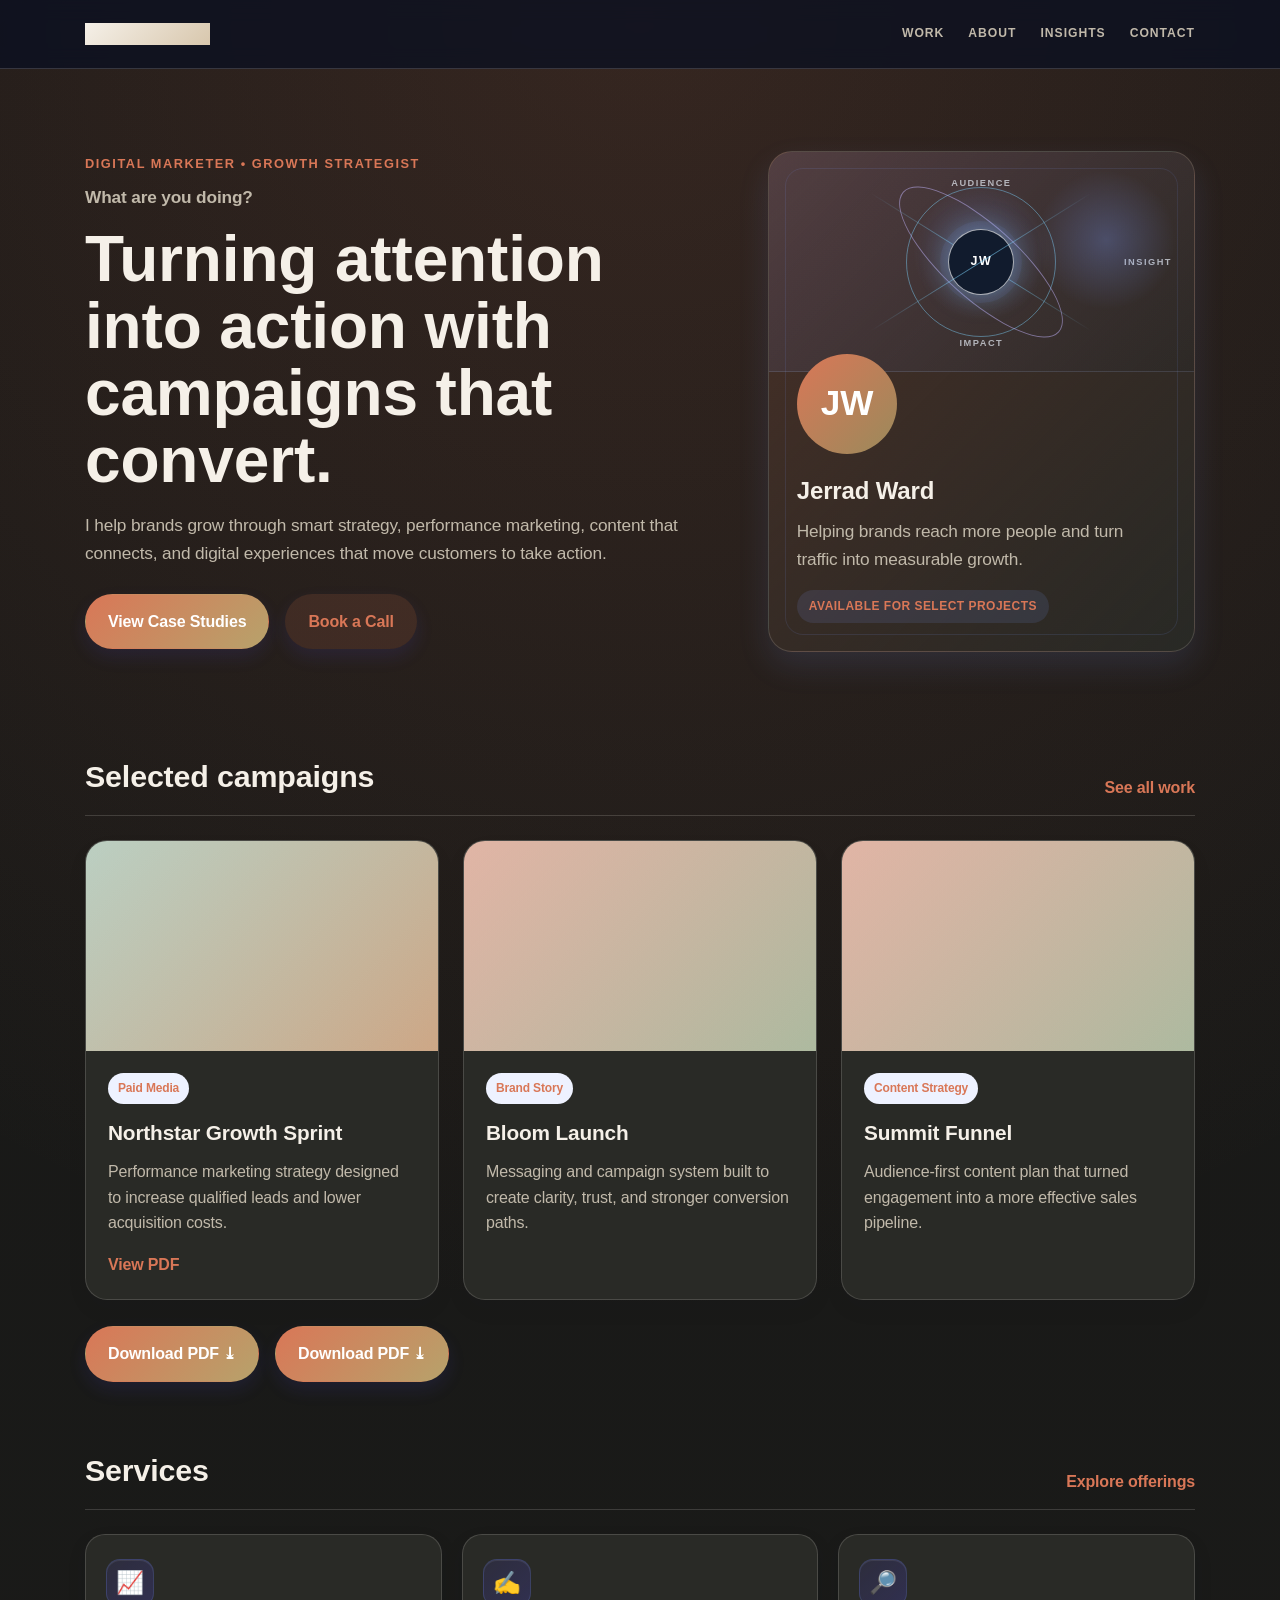
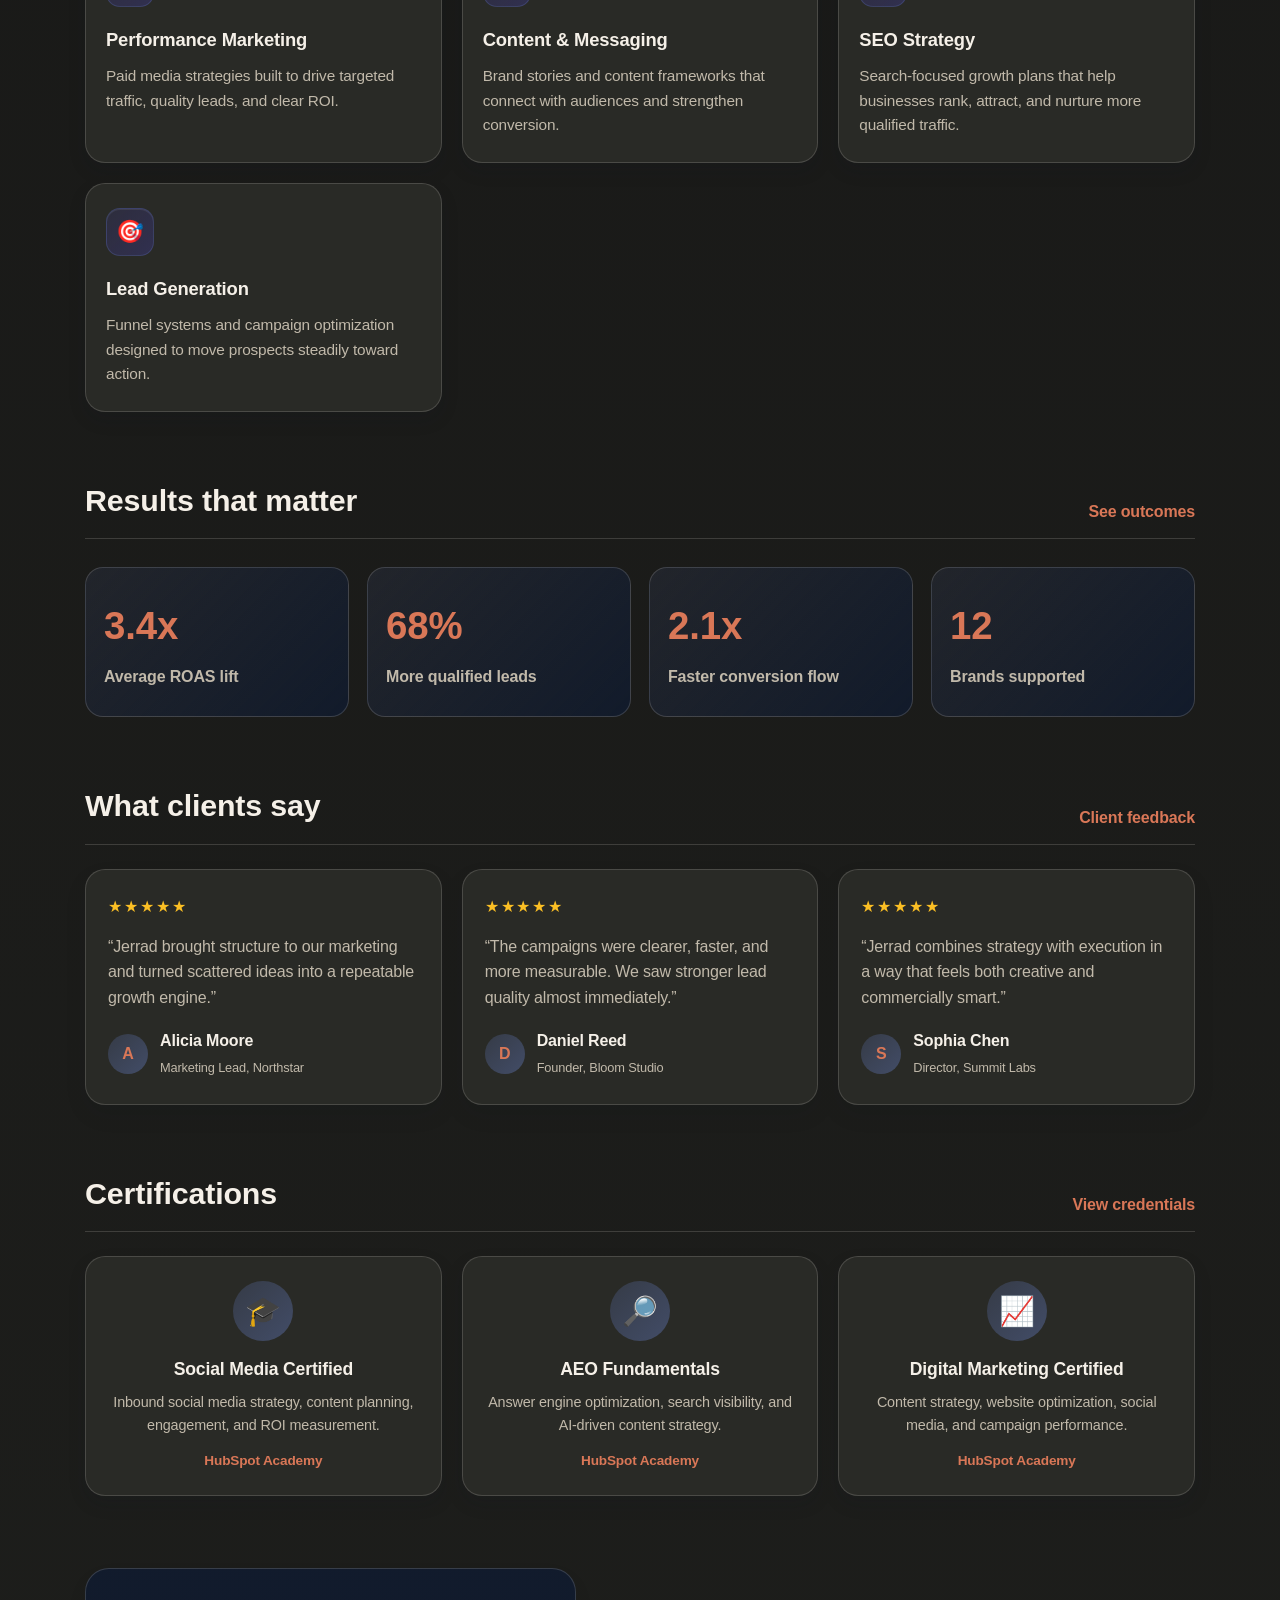
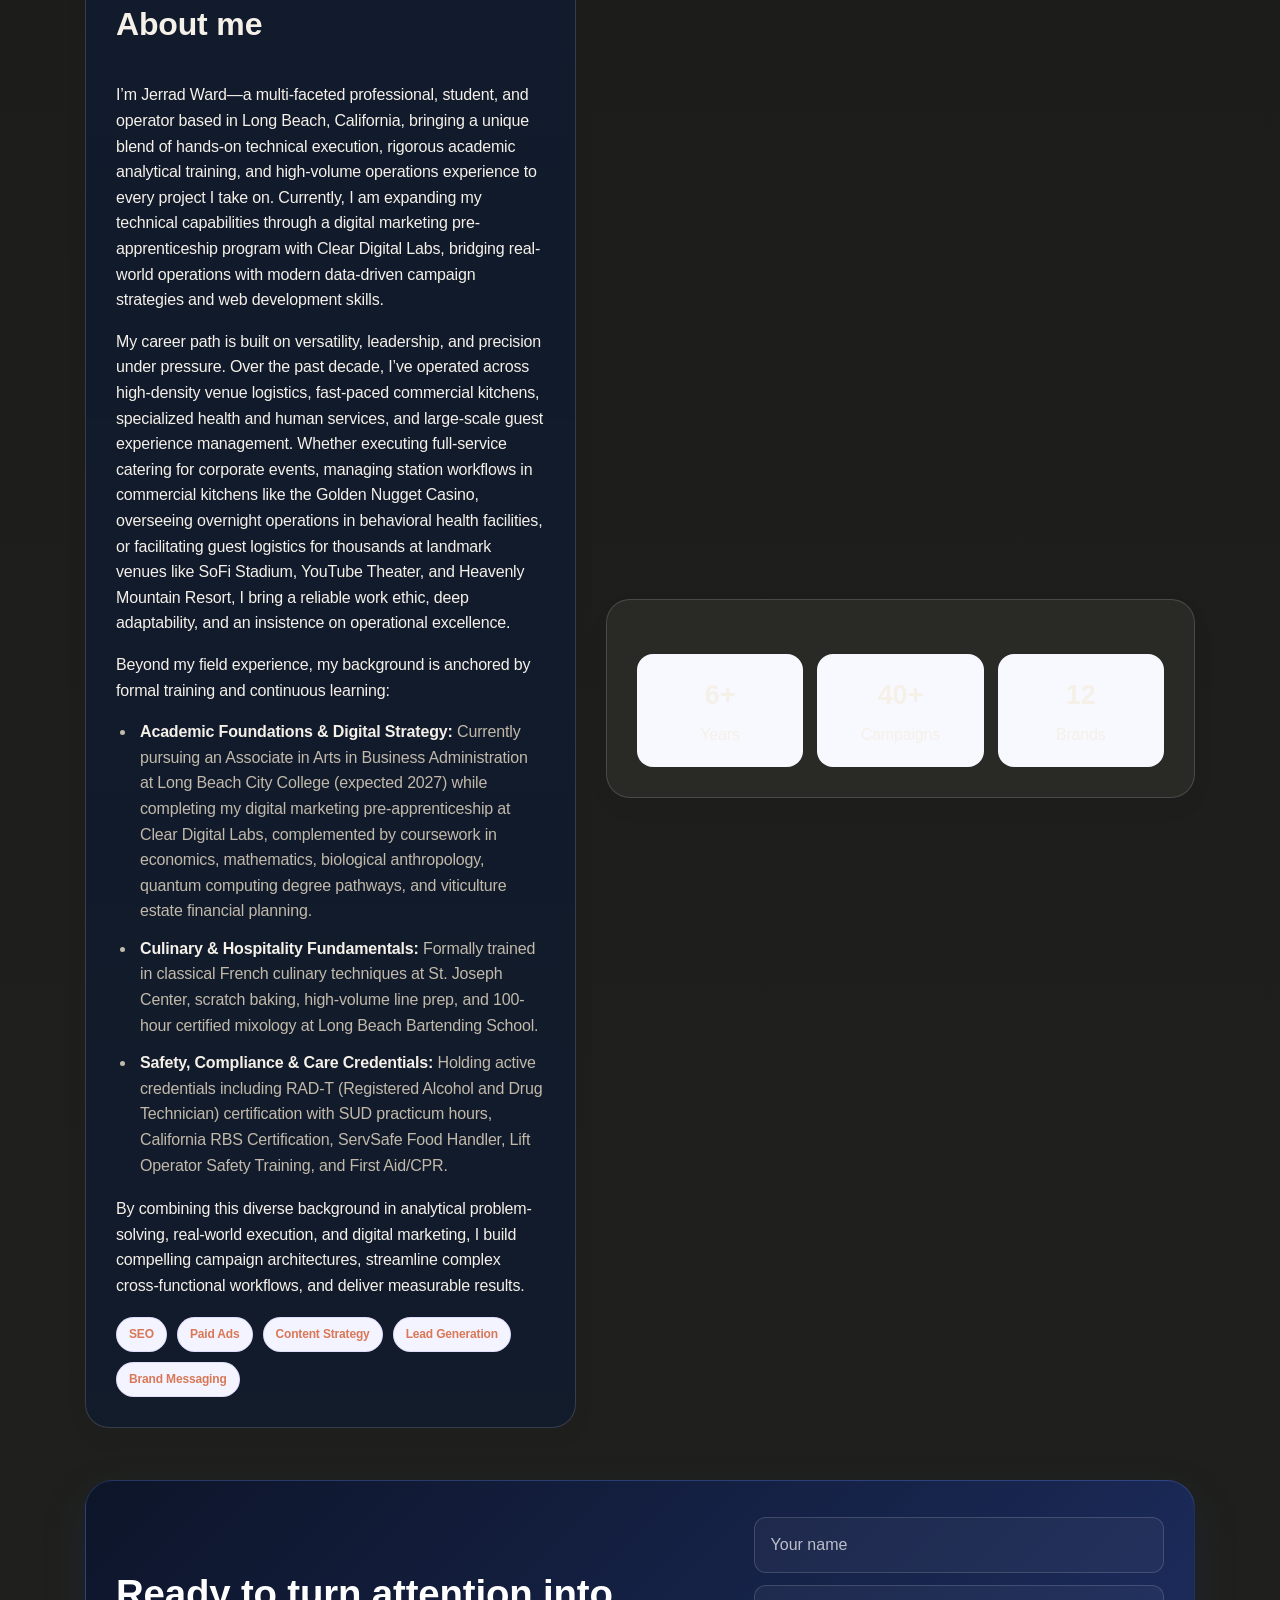
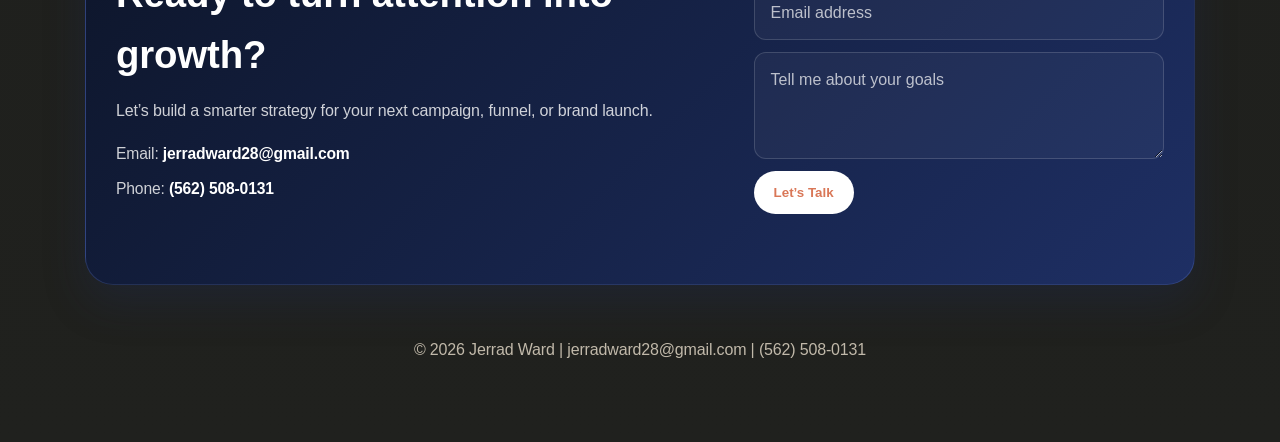
<file: index.html>
<!DOCTYPE html>
<html lang="en">
  <head>
    <meta charset="UTF-8" />
    <meta name="viewport" content="width=device-width, initial-scale=1.0" />
    <title>Jerrad Ward | Digital Marketing &amp; Analytics Portfolio</title>
    <meta name="title" content="Jerrad Ward | Digital Marketing &amp; Analytics Portfolio" />
    <meta name="description" content="Data-driven marketing strategies, campaign audits, and analytics case studies by Jerrad Ward. Featuring work on Away Luggage and Pour &amp; Parcel." />
    <meta property="og:type" content="website" />
    <meta property="og:url" content="https://jerradward.me/" />
    <meta property="og:title" content="Jerrad Ward | Digital Marketing &amp; Analytics Portfolio" />
    <meta property="og:description" content="Data-driven marketing strategies, campaign audits, and analytics case studies by Jerrad Ward. View my portfolio and case studies." />
    <meta property="og:image" content="https://jerradward.me/assets/og-preview.png" />
    <meta property="og:image:width" content="1200" />
    <meta property="og:image:height" content="630" />
    <meta name="twitter:card" content="summary_large_image" />
    <meta name="twitter:url" content="https://jerradward.me/" />
    <meta name="twitter:title" content="Jerrad Ward | Digital Marketing &amp; Analytics Portfolio" />
    <meta name="twitter:description" content="Data-driven marketing strategies, campaign audits, and analytics case studies by Jerrad Ward." />
    <meta name="twitter:image" content="https://jerradward.me/assets/og-preview.png" />
    <link rel="stylesheet" href="style.css" />
    <!-- Google tag (gtag.js) -->
    <script async src="https://www.googletagmanager.com/gtag/js?id=G-D3DZ5RHB3R"></script>
    <script>
      window.dataLayer = window.dataLayer || [];
      function gtag(){dataLayer.push(arguments);}
      gtag('js', new Date());
      gtag('config', 'G-D3DZ5RHB3R');
    </script>
    <style>
      :root {
        --bg: #0b1020;
        --bg-soft: #121a2d;
        --card: #111b2d;
        --card-soft: #16233d;
        --text: #eaf1ff;
        --muted: #a8b4cf;
        --primary: #7c9cff;
        --primary-dark: #6787fa;
        --secondary: rgba(124, 156, 255, 0.12);
        --border: rgba(148, 163, 184, 0.18);
        --glow: rgba(124, 156, 255, 0.35);
      }

      * {
        box-sizing: border-box;
      }

      html {
        scroll-behavior: smooth;
      }

      body {
        margin: 0;
        font-family: Arial, sans-serif;
        background:
          radial-gradient(circle at top, rgba(124, 156, 255, 0.18), transparent 25%),
          linear-gradient(180deg, #0b1020 0%, #0d1427 100%);
        color: var(--text);
        line-height: 1.6;
        letter-spacing: -0.01em;
      }

      a {
        text-decoration: none;
        color: inherit;
      }

      .skip-link {
        position: absolute;
        left: 16px;
        top: -48px;
        z-index: 10;
        padding: 10px 14px;
        border-radius: 8px;
        background: white;
        color: var(--bg);
        font-weight: 700;
      }

      .skip-link:focus {
        top: 16px;
      }

      .container {
        max-width: 1150px;
        margin: 0 auto;
        padding: 0 20px;
      }

      header {
        background: rgba(11, 16, 32, 0.78);
        border-bottom: 1px solid var(--border);
        position: sticky;
        top: 0;
        backdrop-filter: blur(10px);
      }

      nav {
        max-width: 1150px;
        margin: 0 auto;
        padding: 18px 20px;
        display: flex;
        justify-content: space-between;
        align-items: center;
      }

      .brand {
        font-size: 1.25rem;
        font-weight: 700;
      }

      .brand span {
        letter-spacing: 0.04em;
        background: linear-gradient(135deg, #ffffff, #c7d2fe);
        -webkit-background-clip: text;
        background-clip: text;
        color: transparent;
      }

      .nav-links {
        display: flex;
        gap: 24px;
        color: var(--muted);
      }

      .nav-links a {
        transition: color 0.2s ease, transform 0.2s ease;
        font-weight: 600;
        letter-spacing: 0.08em;
        text-transform: uppercase;
        font-size: 0.76rem;
      }

      .nav-links a:hover {
        transform: translateY(-1px);
      }

      .nav-links a:hover {
        color: var(--text);
      }

      .hero {
        display: grid;
        grid-template-columns: 1.2fr 0.8fr;
        gap: 42px;
        padding: 82px 0 48px;
        align-items: center;
      }

      .hero-copy {
        max-width: 760px;
      }

      .eyebrow {
        color: var(--primary);
        font-size: 0.8rem;
        font-weight: 700;
        letter-spacing: 0.12em;
        text-transform: uppercase;
      }

      .mini-question {
        margin: 10px 0 0;
        color: var(--text);
        font-size: 1.1rem;
        font-weight: 700;
      }

      h1 {
        font-size: clamp(2.8rem, 5vw, 4.2rem);
        line-height: 1.05;
        margin: 14px 0 18px;
      }

      .hero p {
        color: var(--muted);
        font-size: 1.08rem;
        max-width: 600px;
      }

      .button-row {
        display: flex;
        gap: 16px;
        flex-wrap: wrap;
        margin-top: 26px;
      }

      .btn {
        display: inline-block;
        padding: 14px 22px;
        border-radius: 999px;
        font-weight: 700;
        text-align: center;
        border: 1px solid transparent;
        transition: transform 0.2s ease, box-shadow 0.2s ease, background 0.2s ease, border-color 0.2s ease;
        box-shadow: 0 8px 18px rgba(79, 70, 229, 0.12);
      }

      .btn:hover {
        transform: translateY(-2px);
      }

      .btn-primary {
        background: linear-gradient(135deg, var(--primary), #9d7bff);
        color: white;
      }

      .btn-primary:hover {
        background: linear-gradient(135deg, var(--primary-dark), #8b6bf2);
      }

      .btn-secondary {
        background: var(--secondary);
        color: var(--primary);
      }

      .profile-card {
        background: linear-gradient(135deg, rgba(124, 156, 255, 0.14), rgba(17, 27, 45, 0.95));
        border: 1px solid var(--border);
        border-radius: 24px;
        padding: 28px;
        box-shadow: 0 14px 32px rgba(124, 156, 255, 0.12);
        position: relative;
      }

      .profile-card::before {
        content: "";
        position: absolute;
        inset: 16px;
        border-radius: 18px;
        border: 1px solid rgba(124, 156, 255, 0.12);
        pointer-events: none;
      }

      .profile-card::after {
        content: "";
        position: absolute;
        width: 140px;
        height: 140px;
        border-radius: 50%;
        background: radial-gradient(circle, rgba(124, 156, 255, 0.28), transparent 70%);
        right: 18px;
        top: 18px;
        pointer-events: none;
      }

      .profile-meta {
        display: inline-block;
        margin-top: 16px;
        padding: 7px 12px;
        background: rgba(124, 156, 255, 0.12);
        color: var(--primary);
        border-radius: 999px;
        font-size: 0.75rem;
        font-weight: 700;
        letter-spacing: 0.04em;
        text-transform: uppercase;
      }

      .avatar {
        width: 100px;
        height: 100px;
        border-radius: 50%;
        background: linear-gradient(135deg, var(--primary), #7c3aed);
        display: flex;
        align-items: center;
        justify-content: center;
        color: white;
        font-weight: 700;
        font-size: 2.2rem;
        margin-bottom: 18px;
      }

      .profile-card h2 {
        margin: 0 0 8px;
      }

      .profile-card p {
        margin: 0;
        color: var(--muted);
      }

      .section {
        padding: 52px 0 12px;
        scroll-margin-top: 96px;
      }

      .section-head {
        display: flex;
        justify-content: space-between;
        align-items: end;
        gap: 20px;
        margin-bottom: 24px;
        padding-bottom: 14px;
        border-bottom: 1px solid var(--border);
      }

      .section-head h3 {
        font-size: 1.9rem;
        margin: 0;
      }

      .section-head a {
        color: var(--primary);
        font-weight: 600;
      }

      .section-head a:hover {
        text-decoration: underline;
      }

      .projects {
        display: grid;
        grid-template-columns: repeat(3, minmax(0, 1fr));
        gap: 24px;
      }

      .project {
        background: var(--card);
        border: 1px solid var(--border);
        border-radius: 22px;
        overflow: hidden;
        box-shadow: 0 10px 24px rgba(15, 23, 42, 0.04);
        transition: transform 0.2s ease, box-shadow 0.2s ease, border-color 0.2s ease;
      }

      .project:hover {
        border-color: rgba(124, 156, 255, 0.28);
      }

      .project:hover {
        transform: translateY(-4px);
        box-shadow: 0 16px 28px rgba(15, 23, 42, 0.08);
      }

      .project-image {
        height: 210px;
        background: linear-gradient(135deg, #dbeafe, #e9d5ff);
        position: relative;
        overflow: hidden;
      }

      .project-image::after {
        content: "";
        position: absolute;
        inset: 0;
        background: linear-gradient(135deg, rgba(255,255,255,0.22), rgba(15,23,42,0.06));
      }

      .project-content {
        padding: 22px;
      }

      .project-link {
        display: inline-block;
        margin-top: 16px;
        color: var(--primary);
        font-weight: 700;
      }

      .project-link:hover {
        text-decoration: underline;
      }

      .tag {
        display: inline-block;
        background: #eef2ff;
        color: var(--primary);
        border-radius: 999px;
        font-size: 0.75rem;
        font-weight: 700;
        padding: 6px 10px;
        margin-bottom: 12px;
      }

      .project h4 {
        margin: 0 0 10px;
        font-size: 1.3rem;
      }

      .project p {
        margin: 0;
        color: var(--muted);
      }

      .about {
        display: grid;
        grid-template-columns: 1fr 1.2fr;
        gap: 30px;
        align-items: center;
        padding: 60px 0 20px;
      }

      .about-panel {
        background: var(--card);
        border: 1px solid var(--border);
        border-radius: 24px;
        padding: 30px;
        box-shadow: 0 10px 24px rgba(15, 23, 42, 0.04);
      }

      .about-panel:first-child {
        background: linear-gradient(180deg, rgba(17, 27, 45, 0.96), rgba(17, 27, 45, 0.88));
      }

      .about-panel h3 {
        margin-top: 0;
        font-size: 2rem;
      }

      .about-panel p {
        margin: 0 0 16px;
      }

      .about-panel p:last-of-type {
        margin-bottom: 0;
      }

      .about-list {
        margin: 0 0 18px;
        padding-left: 20px;
        color: var(--muted);
      }

      .about-list li {
        margin-bottom: 12px;
        padding-left: 4px;
      }

      .about-list li:last-child {
        margin-bottom: 0;
      }

      .about-list strong {
        color: var(--text);
      }

      .expertise-list {
        display: flex;
        flex-wrap: wrap;
        gap: 10px;
        margin-top: 18px;
      }

      .expertise-list span {
        background: #f3f4ff;
        border: 1px solid rgba(79, 70, 229, 0.12);
        color: var(--primary);
        border-radius: 999px;
        padding: 7px 12px;
        font-size: 0.75rem;
        font-weight: 700;
      }

      .stats {
        display: grid;
        grid-template-columns: repeat(3, minmax(0, 1fr));
        gap: 14px;
        margin-top: 24px;
      }

      .stat {
        background: #f8f9ff;
        border: 1px solid var(--border);
        border-radius: 16px;
        padding: 18px 14px;
        text-align: center;
      }

      .stat strong {
        display: block;
        font-size: 1.7rem;
        margin-bottom: 6px;
      }

      .services {
        display: grid;
        grid-template-columns: repeat(3, minmax(0, 1fr));
        gap: 20px;
        margin: 18px 0 0;
      }

      .service-card {
        background: var(--card);
        border: 1px solid var(--border);
        border-radius: 20px;
        padding: 24px 20px;
        box-shadow: 0 8px 18px rgba(15, 23, 42, 0.12);
        transition: transform 0.2s ease, border-color 0.2s ease;
        display: flex;
        flex-direction: column;
        height: 100%;
      }

      .service-card:hover {
        transform: translateY(-3px);
        border-color: rgba(124, 156, 255, 0.3);
      }

      .service-icon {
        width: 48px;
        height: 48px;
        border-radius: 14px;
        background: linear-gradient(135deg, rgba(79,70,229,0.12), rgba(79,70,229,0.22));
        border: 1px solid rgba(124, 156, 255, 0.18);
        display: grid;
        place-items: center;
        font-size: 1.4rem;
        margin-bottom: 18px;
        box-shadow: inset 0 1px 0 rgba(255,255,255,0.08);
      }

      .service-card h4 {
        margin: 0 0 10px;
        font-size: 1.15rem;
      }

      .service-card p {
        margin: 0;
        color: var(--muted);
        font-size: 0.96rem;
      }

      .results {
        display: grid;
        grid-template-columns: repeat(4, minmax(0, 1fr));
        gap: 18px;
        margin: 28px 0 0;
      }

      .result-card {
        background: linear-gradient(135deg, rgba(124,156,255,0.08), rgba(17,27,45,0.9));
        border: 1px solid var(--border);
        border-radius: 18px;
        padding: 24px 18px;
        min-height: 150px;
        display: flex;
        flex-direction: column;
        justify-content: center;
      }

      .result-card strong {
        display: block;
        font-size: clamp(2rem, 3vw, 2.5rem);
        color: var(--primary);
        margin-bottom: 8px;
      }

      .result-card span {
        color: var(--muted);
        font-weight: 600;
      }

      .testimonials {
        display: grid;
        grid-template-columns: repeat(3, minmax(0, 1fr));
        gap: 20px;
        margin-top: 18px;
      }

      .testimonial {
        background: var(--card);
        border: 1px solid var(--border);
        border-radius: 20px;
        padding: 24px 22px;
        box-shadow: 0 10px 22px rgba(15, 23, 42, 0.08);
      }

      .stars {
        color: #fbbf24;
        letter-spacing: 0.12em;
        margin-bottom: 14px;
      }

      .testimonial p {
        color: var(--muted);
        margin: 0 0 18px;
      }

      .person {
        display: flex;
        align-items: center;
        gap: 12px;
      }

      .person-badge {
        width: 40px;
        height: 40px;
        border-radius: 50%;
        display: grid;
        place-items: center;
        background: linear-gradient(135deg, rgba(124, 156, 255, 0.15), rgba(124, 156, 255, 0.3));
        color: var(--primary);
        font-weight: 700;
      }

      .person strong {
        display: block;
      }

      .person span {
        color: var(--muted);
        font-size: 0.8rem;
      }

      .cta {
        margin-top: 32px;
        background: linear-gradient(135deg, #0d1529, #1e2f64);
        border-radius: 28px;
        padding: 36px 30px;
        display: grid;
        grid-template-columns: 1.2fr 0.8fr;
        gap: 22px;
        align-items: center;
        color: white;
        border: 1px solid rgba(124, 156, 255, 0.2);
        box-shadow: 0 18px 42px rgba(30, 47, 100, 0.25);
      }

      .cta h3 {
        margin: 0 0 12px;
        font-size: clamp(2rem, 3vw, 2.6rem);
      }

      .cta p {
        margin: 0;
        color: rgba(255,255,255,0.8);
      }

      .cta-form {
        display: grid;
        gap: 12px;
      }

      .form-status {
        min-height: 1.5em;
        margin: 0;
        color: rgba(255, 255, 255, 0.8);
        font-size: 0.9rem;
      }

      .cta-form input,
      .cta-form textarea {
        width: 100%;
        border: 1px solid rgba(255,255,255,0.15);
        border-radius: 12px;
        background: rgba(255,255,255,0.04);
        color: white;
        padding: 14px 16px;
        font: inherit;
      }

      .cta-form input::placeholder,
      .cta-form textarea::placeholder {
        color: rgba(255,255,255,0.7);
      }

      .cta-form button {
        width: fit-content;
        border: none;
        border-radius: 999px;
        padding: 14px 20px;
        font-weight: 700;
        background: white;
        color: var(--primary);
        cursor: pointer;
        transition: transform 0.2s ease, box-shadow 0.2s ease;
      }

      .cta-form button:hover {
        transform: translateY(-1px);
        box-shadow: 0 10px 22px rgba(255,255,255,0.18);
      }

      .contact-details {
        display: grid;
        gap: 10px;
        margin-top: 18px;
      }

      .contact-item {
        color: rgba(255,255,255,0.8);
        font-size: 0.98rem;
      }

      .contact-item a {
        color: white;
        font-weight: 600;
      }

      .certifications {
        display: grid;
        grid-template-columns: repeat(3, minmax(0, 1fr));
        gap: 20px;
        margin-top: 18px;
      }

      .cert-card {
        background: var(--card);
        border: 1px solid var(--border);
        border-radius: 20px;
        padding: 24px 20px;
        box-shadow: 0 8px 18px rgba(15, 23, 42, 0.12);
        text-align: center;
        transition: transform 0.2s ease, border-color 0.2s ease;
      }

      .cert-card:hover {
        transform: translateY(-3px);
        border-color: rgba(124, 156, 255, 0.3);
      }

      .cert-badge {
        width: 60px;
        height: 60px;
        border-radius: 50%;
        background: linear-gradient(135deg, rgba(124, 156, 255, 0.15), rgba(124, 156, 255, 0.3));
        display: grid;
        place-items: center;
        margin: 0 auto 14px;
        font-size: 1.8rem;
      }

      .cert-card h4 {
        margin: 0 0 8px;
        font-size: 1.1rem;
      }

      .cert-card p {
        margin: 0;
        color: var(--muted);
        font-size: 0.9rem;
      }

      .cert-issuer {
        margin-top: 12px;
        color: var(--primary);
        font-size: 0.85rem;
        font-weight: 700;
      }

      footer {
        text-align: center;
        padding: 52px 20px 80px;
        color: var(--muted);
      }

      @media (max-width: 900px) {
        .hero,
        .about,
        .projects,
        .results,
        .testimonials,
        .cta {
          grid-template-columns: 1fr;
        }

        .services {
          grid-template-columns: repeat(2, minmax(0, 1fr));
        }
      }

      @media (max-width: 600px) {
        .nav-links {
          gap: 12px;
          flex-wrap: wrap;
          justify-content: center;
        }

        nav {
          flex-direction: column;
        }

        .section-head {
          flex-direction: column;
          align-items: flex-start;
        }

        .stats {
          grid-template-columns: 1fr;
        }

        .hero {
          padding-top: 56px;
        }
      }

      /* Warm editorial palette */
      :root {
        --bg: #171716;
        --bg-soft: #242522;
        --card: #292a26;
        --card-soft: #34352f;
        --text: #f5f0e8;
        --muted: #c1b9aa;
        --primary: #d97757;
        --primary-dark: #bd6045;
        --secondary: rgba(217, 119, 87, 0.14);
        --border: rgba(245, 240, 232, 0.16);
        --glow: rgba(217, 119, 87, 0.3);
      }

      body {
        background:
          radial-gradient(circle at top, rgba(217, 119, 87, 0.16), transparent 25%),
          linear-gradient(180deg, #171716 0%, #20211e 100%);
      }

      .brand span {
        background: linear-gradient(135deg, #f5f0e8, #d8c7ad);
      }

      .btn-primary {
        background: linear-gradient(135deg, var(--primary), #b7a26b);
      }

      .btn-primary:hover {
        background: linear-gradient(135deg, var(--primary-dark), #9f8b59);
      }

      .profile-card {
        background: linear-gradient(135deg, rgba(217, 119, 87, 0.16), rgba(41, 42, 38, 0.95));
      }

      .avatar {
        background: linear-gradient(135deg, var(--primary), #9a8a5b);
      }

      .project-image {
        background: linear-gradient(135deg, #a8c1b0, #d9b08c) !important;
      }

      .project-image[style] {
        background: linear-gradient(135deg, #d8a08c, #b7c4a7) !important;
      }

      .section-head a:hover,
      .nav-links a:hover,
      .project-link:hover {
        color: #e4b08c;
      }
    </style>
  </head>
  <body>
    <a class="skip-link" href="#main-content">Skip to content</a>
    <header>
      <nav aria-label="Primary navigation">
        <div class="brand"><span>Jerrad Ward</span></div>
        <div class="nav-links">
          <a href="#work">Work</a>
          <a href="#about">About</a>
          <a href="#insights">Insights</a>
          <a href="#contact">Contact</a>
        </div>
      </nav>
    </header>

    <main class="container" id="main-content">
      <section class="hero">
        <div class="hero-copy">
          <div class="eyebrow">Digital Marketer • Growth Strategist</div>
          <p class="mini-question">What are you doing?</p>
          <h1>Turning attention into action with campaigns that convert.</h1>
          <p>
            I help brands grow through smart strategy, performance marketing, content that connects,
            and digital experiences that move customers to take action.
          </p>
          <div class="button-row">
            <a class="btn btn-primary" href="#work">View Case Studies</a>
            <a class="btn btn-secondary" href="#contact">Book a Call</a>
          </div>
        </div>

        <div class="profile-card">
          <div class="profile-art" aria-hidden="true">
            <div class="art-orbit art-orbit-one"></div>
            <div class="art-orbit art-orbit-two"></div>
            <div class="art-core">JW</div>
            <span class="art-label art-label-top">AUDIENCE</span>
            <span class="art-label art-label-right">INSIGHT</span>
            <span class="art-label art-label-bottom">IMPACT</span>
          </div>
          <div class="avatar">JW</div>
          <h2>Jerrad Ward</h2>
          <p>Helping brands reach more people and turn traffic into measurable growth.</p>
          <span class="profile-meta">Available for select projects</span>
        </div>
      </section>

      <section class="section" id="work">
        <div class="section-head">
          <h3>Selected campaigns</h3>
          <a href="assets/digital-marketing-eportfolio.pdf" target="_blank" rel="noopener noreferrer">See all work</a>
        </div>

        <div class="projects">
          <article class="project">
            <div class="project-image"></div>
            <div class="project-content">
              <span class="tag">Paid Media</span>
              <h4>Northstar Growth Sprint</h4>
              <p>Performance marketing strategy designed to increase qualified leads and lower acquisition costs.</p>
              <a class="project-link" href="assets/digital-marketing-eportfolio.pdf" target="_blank" rel="noopener noreferrer">View PDF</a>
            </div>
          </article>

          <article class="project">
            <div class="project-image" style="background: linear-gradient(135deg, #fee2e2, #fecaca);"></div>
            <div class="project-content">
              <span class="tag">Brand Story</span>
              <h4>Bloom Launch</h4>
              <p>Messaging and campaign system built to create clarity, trust, and stronger conversion paths.</p>
            </div>
          </article>

          <article class="project">
            <div class="project-image" style="background: linear-gradient(135deg, #dcfce7, #bbf7d0);"></div>
            <div class="project-content">
              <span class="tag">Content Strategy</span>
              <h4>Summit Funnel</h4>
              <p>Audience-first content plan that turned engagement into a more effective sales pipeline.</p>
            </div>
          </article>
        </div>

        <div class="button-row">
          <a href="assets/Away_Luggage_Campaign_Audit.pdf"
             download
             data-pdf-name="Away Luggage Campaign Audit"
             class="btn btn-primary pdf-download-btn">
            Download PDF &#x2913;
          </a>
          <a href="assets/Pour_and_Parcel_Brand_Roadmap.pdf"
             download
             data-pdf-name="Pour &amp; Parcel Brand Roadmap"
             class="btn btn-primary pdf-download-btn">
            Download PDF &#x2913;
          </a>
        </div>
      </section>

      <section class="section" id="services">
        <div class="section-head">
          <h3>Services</h3>
          <a href="#contact">Explore offerings</a>
        </div>

        <div class="services">
          <div class="service-card">
            <div class="service-icon">📈</div>
            <h4>Performance Marketing</h4>
            <p>Paid media strategies built to drive targeted traffic, quality leads, and clear ROI.</p>
          </div>

          <div class="service-card">
            <div class="service-icon">✍️</div>
            <h4>Content & Messaging</h4>
            <p>Brand stories and content frameworks that connect with audiences and strengthen conversion.</p>
          </div>

          <div class="service-card">
            <div class="service-icon">🔎</div>
            <h4>SEO Strategy</h4>
            <p>Search-focused growth plans that help businesses rank, attract, and nurture more qualified traffic.</p>
          </div>

          <div class="service-card">
            <div class="service-icon">🎯</div>
            <h4>Lead Generation</h4>
            <p>Funnel systems and campaign optimization designed to move prospects steadily toward action.</p>
          </div>
        </div>
      </section>

      <section class="section" id="results">
        <div class="section-head">
          <h3>Results that matter</h3>
          <a href="#results">See outcomes</a>
        </div>

        <div class="results">
          <div class="result-card">
            <strong>3.4x</strong>
            <span>Average ROAS lift</span>
          </div>
          <div class="result-card">
            <strong>68%</strong>
            <span>More qualified leads</span>
          </div>
          <div class="result-card">
            <strong>2.1x</strong>
            <span>Faster conversion flow</span>
          </div>
          <div class="result-card">
            <strong>12</strong>
            <span>Brands supported</span>
          </div>
        </div>
      </section>

      <section class="section" id="testimonials">
        <div class="section-head">
          <h3>What clients say</h3>
          <a href="#testimonials">Client feedback</a>
        </div>

        <div class="testimonials">
          <article class="testimonial">
            <div class="stars">★★★★★</div>
            <p>“Jerrad brought structure to our marketing and turned scattered ideas into a repeatable growth engine.”</p>
            <div class="person">
              <div class="person-badge">A</div>
              <div>
                <strong>Alicia Moore</strong>
                <span>Marketing Lead, Northstar</span>
              </div>
            </div>
          </article>

          <article class="testimonial">
            <div class="stars">★★★★★</div>
            <p>“The campaigns were clearer, faster, and more measurable. We saw stronger lead quality almost immediately.”</p>
            <div class="person">
              <div class="person-badge">D</div>
              <div>
                <strong>Daniel Reed</strong>
                <span>Founder, Bloom Studio</span>
              </div>
            </div>
          </article>

          <article class="testimonial">
            <div class="stars">★★★★★</div>
            <p>“Jerrad combines strategy with execution in a way that feels both creative and commercially smart.”</p>
            <div class="person">
              <div class="person-badge">S</div>
              <div>
                <strong>Sophia Chen</strong>
                <span>Director, Summit Labs</span>
              </div>
            </div>
          </article>
        </div>
      </section>

      <section class="section" id="insights">
        <div class="section-head">
          <h3>Certifications</h3>
          <a href="#insights">View credentials</a>
        </div>

        <div class="certifications">
          <div class="cert-card">
            <div class="cert-badge">🎓</div>
            <h4>Social Media Certified</h4>
            <p>Inbound social media strategy, content planning, engagement, and ROI measurement.</p>
            <div class="cert-issuer">HubSpot Academy</div>
          </div>

          <div class="cert-card">
            <div class="cert-badge">🔎</div>
            <h4>AEO Fundamentals</h4>
            <p>Answer engine optimization, search visibility, and AI-driven content strategy.</p>
            <div class="cert-issuer">HubSpot Academy</div>
          </div>

          <div class="cert-card">
            <div class="cert-badge">📈</div>
            <h4>Digital Marketing Certified</h4>
            <p>Content strategy, website optimization, social media, and campaign performance.</p>
            <div class="cert-issuer">HubSpot Academy</div>
          </div>
        </div>
      </section>

      <section class="about" id="about">
        <div class="about-panel">
          <h3>About me</h3>
          <p>
            I’m Jerrad Ward—a multi-faceted professional, student, and operator based in Long Beach,
            California, bringing a unique blend of hands-on technical execution, rigorous academic
            analytical training, and high-volume operations experience to every project I take on.
            Currently, I am expanding my technical capabilities through a digital marketing
            pre-apprenticeship program with Clear Digital Labs, bridging real-world operations with
            modern data-driven campaign strategies and web development skills.
          </p>
          <p>
            My career path is built on versatility, leadership, and precision under pressure. Over the
            past decade, I’ve operated across high-density venue logistics, fast-paced commercial
            kitchens, specialized health and human services, and large-scale guest experience
            management. Whether executing full-service catering for corporate events, managing station
            workflows in commercial kitchens like the Golden Nugget Casino, overseeing overnight
            operations in behavioral health facilities, or facilitating guest logistics for thousands at
            landmark venues like SoFi Stadium, YouTube Theater, and Heavenly Mountain Resort, I bring a
            reliable work ethic, deep adaptability, and an insistence on operational excellence.
          </p>
          <p>Beyond my field experience, my background is anchored by formal training and continuous learning:</p>
          <ul class="about-list">
            <li><strong>Academic Foundations &amp; Digital Strategy:</strong> Currently pursuing an Associate in Arts in Business Administration at Long Beach City College (expected 2027) while completing my digital marketing pre-apprenticeship at Clear Digital Labs, complemented by coursework in economics, mathematics, biological anthropology, quantum computing degree pathways, and viticulture estate financial planning.</li>
            <li><strong>Culinary &amp; Hospitality Fundamentals:</strong> Formally trained in classical French culinary techniques at St. Joseph Center, scratch baking, high-volume line prep, and 100-hour certified mixology at Long Beach Bartending School.</li>
            <li><strong>Safety, Compliance &amp; Care Credentials:</strong> Holding active credentials including RAD-T (Registered Alcohol and Drug Technician) certification with SUD practicum hours, California RBS Certification, ServSafe Food Handler, Lift Operator Safety Training, and First Aid/CPR.</li>
          </ul>
          <p>
            By combining this diverse background in analytical problem-solving, real-world execution,
            and digital marketing, I build compelling campaign architectures, streamline complex
            cross-functional workflows, and deliver measurable results.
          </p>
          <div class="expertise-list">
            <span>SEO</span>
            <span>Paid Ads</span>
            <span>Content Strategy</span>
            <span>Lead Generation</span>
            <span>Brand Messaging</span>
          </div>
        </div>

        <div class="about-panel">
          <div class="stats">
            <div class="stat">
              <strong>6+</strong>
              Years
            </div>
            <div class="stat">
              <strong>40+</strong>
              Campaigns
            </div>
            <div class="stat">
              <strong>12</strong>
              Brands
            </div>
          </div>
        </div>
      </section>

      <section class="cta" id="contact">
        <div>
          <h3>Ready to turn attention into growth?</h3>
          <p>
            Let’s build a smarter strategy for your next campaign, funnel, or brand launch.
          </p>
          <div class="contact-details">
            <div class="contact-item">Email: <a href="mailto:jerradward28@gmail.com">jerradward28@gmail.com</a></div>
            <div class="contact-item">Phone: <a href="tel:+15625080131">(562) 508-0131</a></div>
          </div>
        </div>

        <form class="cta-form" id="contact-form" action="https://formspree.io/f/mzebpgkj" method="POST">
          <input type="hidden" name="_subject" value="New portfolio inquiry" />
          <input id="name" name="name" type="text" placeholder="Your name" aria-label="Your name" autocomplete="name" required />
          <input id="email" name="email" type="email" placeholder="Email address" aria-label="Email address" autocomplete="email" required />
          <textarea id="message" name="message" rows="3" placeholder="Tell me about your goals" aria-label="Tell me about your goals" required></textarea>
          <button type="submit">Let’s Talk</button>
          <p class="form-status" id="form-status" role="status" aria-live="polite"></p>
        </form>
      </section>
    </main>

    <footer>
      © 2026 Jerrad Ward | <a href="mailto:jerradward28@gmail.com">jerradward28@gmail.com</a> | <a href="tel:+15625080131">(562) 508-0131</a>
    </footer>
    <script>
      document.querySelectorAll("a[data-pdf-name]").forEach((button) => {
        button.addEventListener("click", function () {
          const pdfName = this.getAttribute("data-pdf-name");
          const pdfUrl = this.getAttribute("href");

          if (typeof gtag === "function") {
            gtag("event", "pdf_download", {
              file_name: pdfName,
              file_url: pdfUrl,
              event_category: "Case Study Engagement",
              event_label: pdfName
            });
            console.log("GA4 Download Event Sent:", pdfName);
          }
        });
      });
    </script>
  </body>
</html>
</file>
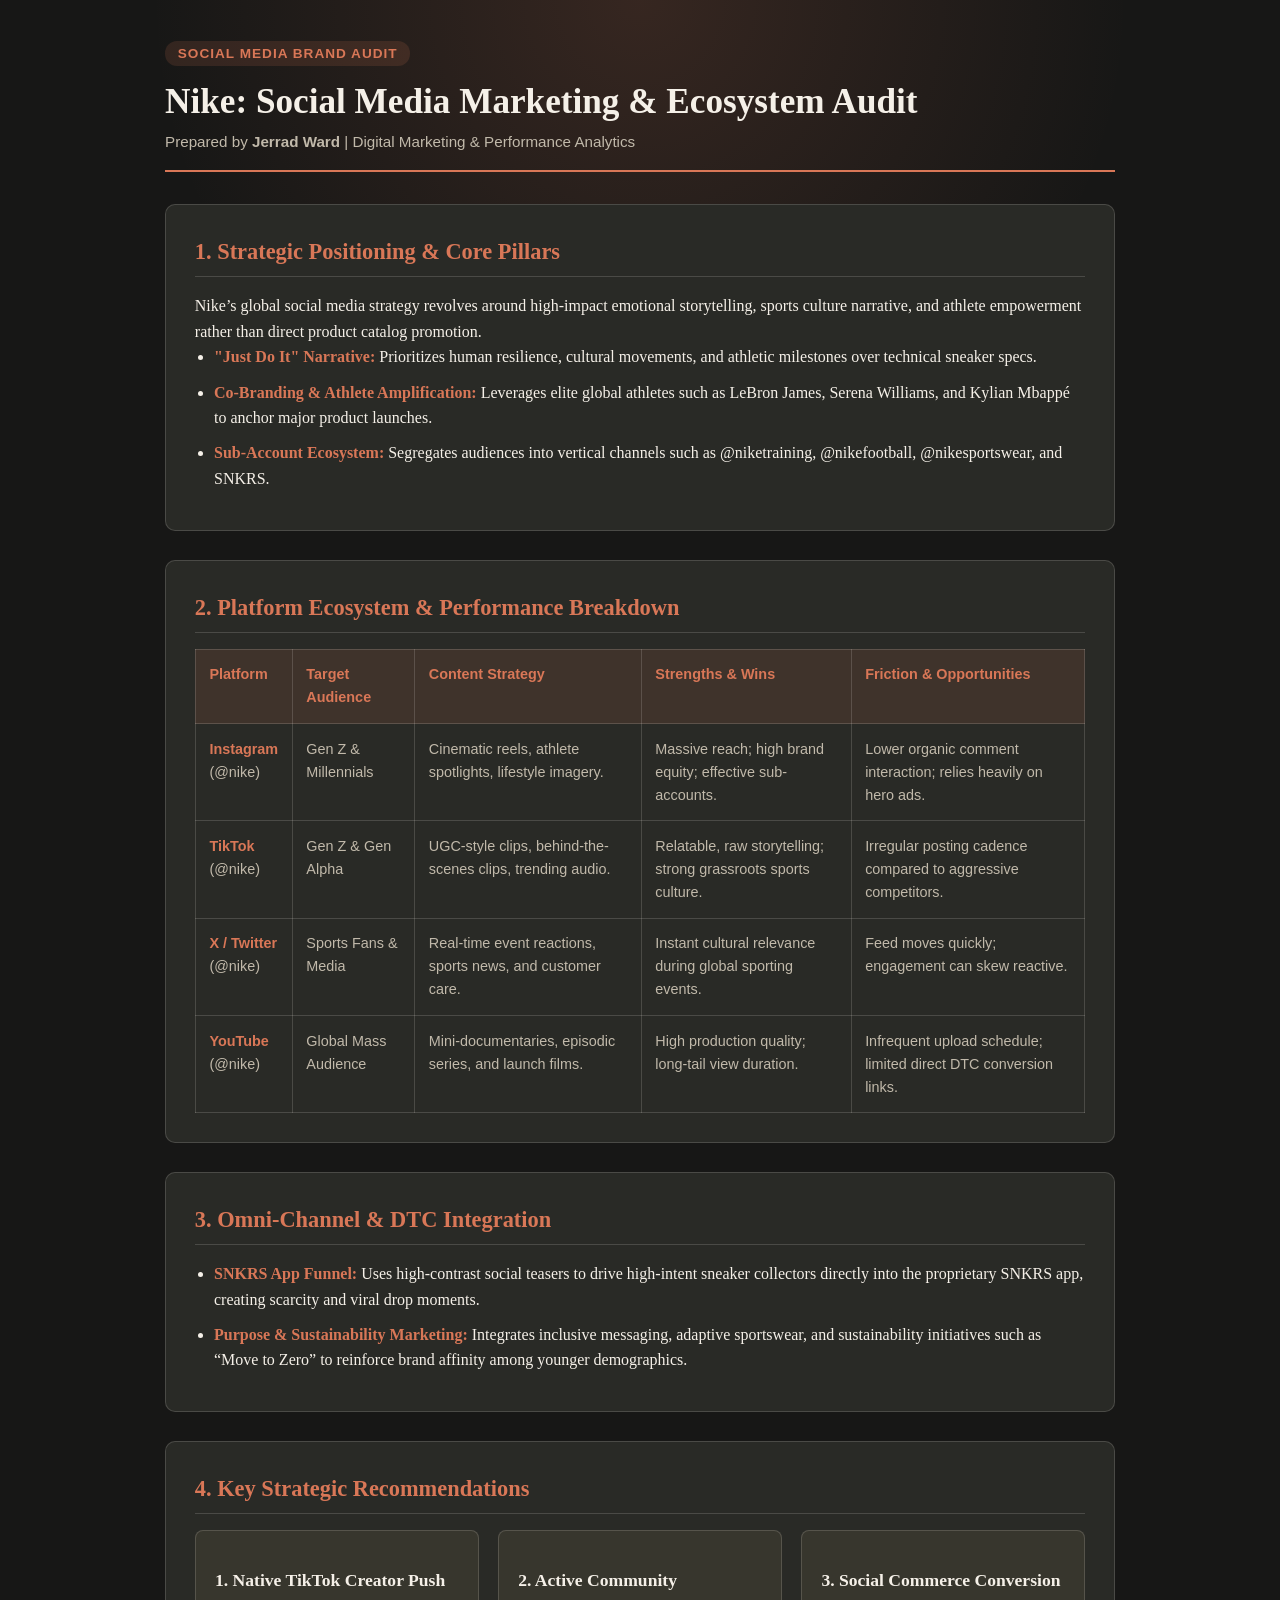
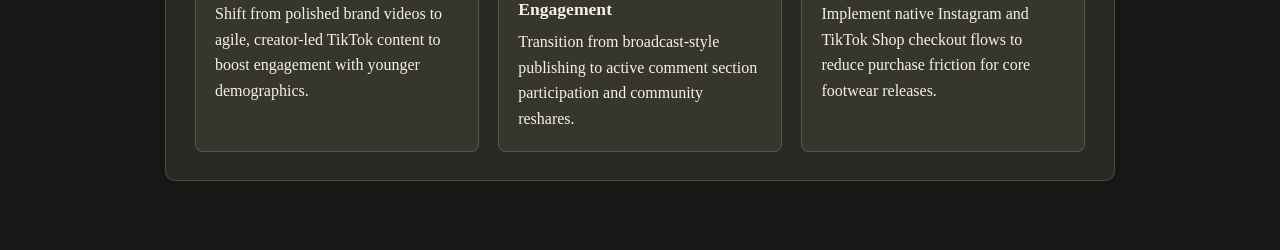
<file: assets/nike-social-audit.html>
<!DOCTYPE html>
<html lang="en">
<head>
    <meta charset="UTF-8">
    <meta name="viewport" content="width=device-width, initial-scale=1.0">
    <title>Nike Social Media Marketing Audit | Jerrad Ward</title>
    <style>
        :root {
            --bg-color: #171716;
            --card-bg: #292a26;
            --accent: #d97757;
            --text-main: #f5f0e8;
            --text-muted: #c1b9aa;
            --border: rgba(245, 240, 232, 0.16);
            --highlight: #b7a26b;
        }
        * { box-sizing: border-box; margin: 0; padding: 0; }
        body { font-family: Georgia, 'Times New Roman', serif; background: radial-gradient(circle at top, rgba(217, 119, 87, 0.16), transparent 25%), var(--bg-color); color: var(--text-main); padding: 2.5rem; line-height: 1.6; }
        .container { max-width: 950px; margin: 0 auto; }
        .header { border-bottom: 2px solid var(--accent); padding-bottom: 1rem; margin-bottom: 2rem; }
        .badge { background: rgba(217, 119, 87, 0.14); color: var(--accent); padding: 0.3rem 0.8rem; border-radius: 12px; font-family: Arial, sans-serif; font-size: 0.85rem; font-weight: 700; text-transform: uppercase; letter-spacing: 1px; }
        h1, h2, h3 { color: var(--text-main); }
        h1 { font-size: 2.2rem; margin-top: 0.5rem; }
        h2 { color: var(--accent); font-size: 1.4rem; margin-bottom: 1rem; border-bottom: 1px solid var(--border); padding-bottom: 0.4rem; }
        h3 { font-size: 1.1rem; margin: 1rem 0 0.4rem; }
        .meta-info, td { color: var(--text-muted); font-family: Arial, sans-serif; font-size: 0.95rem; }
        .card { background: var(--card-bg); border: 1px solid var(--border); border-radius: 10px; padding: 1.8rem; margin-bottom: 1.8rem; }
        ul { padding-left: 1.2rem; }
        li { margin-bottom: 0.6rem; }
        li strong, td strong { color: var(--accent); }
        table { width: 100%; border-collapse: collapse; margin-top: 1rem; font-family: Arial, sans-serif; }
        th, td { padding: 0.85rem; border: 1px solid var(--border); text-align: left; font-size: 0.9rem; vertical-align: top; }
        th { background: rgba(217, 119, 87, 0.12); color: var(--accent); font-weight: 700; }
        .grid { display: grid; grid-template-columns: repeat(auto-fit, minmax(260px, 1fr)); gap: 1.2rem; margin-top: 1rem; }
        .rec-box { background: rgba(183, 162, 107, 0.1); border: 1px solid var(--border); padding: 1.2rem; border-radius: 8px; }
        @media print {
            body { background: #fff !important; color: #171716 !important; padding: 0; }
            .card, .rec-box { background: #f8f6f1 !important; border: 1px solid #c7beb0 !important; page-break-inside: avoid; }
            h1, h2, h3, li, p, td, td strong { color: #171716 !important; }
            h1 { border-bottom-color: #bd6045 !important; }
            h2, th, li strong { color: #a34f38 !important; }
            th { background: #f1e4d8 !important; }
            th, td { border-color: #c7beb0 !important; }
            .badge { background: #f4ddd2 !important; color: #8f402d !important; }
            @page { margin: 1.5cm; size: A4 portrait; }
        }
    </style>
</head>
<body>
    <div class="container">
        <div class="header">
            <span class="badge">Social Media Brand Audit</span>
            <h1>Nike: Social Media Marketing &amp; Ecosystem Audit</h1>
            <p class="meta-info">Prepared by <strong>Jerrad Ward</strong> | Digital Marketing &amp; Performance Analytics</p>
        </div>

        <div class="card">
            <h2>1. Strategic Positioning &amp; Core Pillars</h2>
            <p>Nike’s global social media strategy revolves around high-impact emotional storytelling, sports culture narrative, and athlete empowerment rather than direct product catalog promotion.</p>
            <ul>
                <li><strong>"Just Do It" Narrative:</strong> Prioritizes human resilience, cultural movements, and athletic milestones over technical sneaker specs.</li>
                <li><strong>Co-Branding &amp; Athlete Amplification:</strong> Leverages elite global athletes such as LeBron James, Serena Williams, and Kylian Mbappé to anchor major product launches.</li>
                <li><strong>Sub-Account Ecosystem:</strong> Segregates audiences into vertical channels such as @niketraining, @nikefootball, @nikesportswear, and SNKRS.</li>
            </ul>
        </div>

        <div class="card">
            <h2>2. Platform Ecosystem &amp; Performance Breakdown</h2>
            <table>
                <thead><tr><th>Platform</th><th>Target Audience</th><th>Content Strategy</th><th>Strengths &amp; Wins</th><th>Friction &amp; Opportunities</th></tr></thead>
                <tbody>
                    <tr><td><strong>Instagram</strong><br>(@nike)</td><td>Gen Z &amp; Millennials</td><td>Cinematic reels, athlete spotlights, lifestyle imagery.</td><td>Massive reach; high brand equity; effective sub-accounts.</td><td>Lower organic comment interaction; relies heavily on hero ads.</td></tr>
                    <tr><td><strong>TikTok</strong><br>(@nike)</td><td>Gen Z &amp; Gen Alpha</td><td>UGC-style clips, behind-the-scenes clips, trending audio.</td><td>Relatable, raw storytelling; strong grassroots sports culture.</td><td>Irregular posting cadence compared to aggressive competitors.</td></tr>
                    <tr><td><strong>X / Twitter</strong><br>(@nike)</td><td>Sports Fans &amp; Media</td><td>Real-time event reactions, sports news, and customer care.</td><td>Instant cultural relevance during global sporting events.</td><td>Feed moves quickly; engagement can skew reactive.</td></tr>
                    <tr><td><strong>YouTube</strong><br>(@nike)</td><td>Global Mass Audience</td><td>Mini-documentaries, episodic series, and launch films.</td><td>High production quality; long-tail view duration.</td><td>Infrequent upload schedule; limited direct DTC conversion links.</td></tr>
                </tbody>
            </table>
        </div>

        <div class="card">
            <h2>3. Omni-Channel &amp; DTC Integration</h2>
            <ul>
                <li><strong>SNKRS App Funnel:</strong> Uses high-contrast social teasers to drive high-intent sneaker collectors directly into the proprietary SNKRS app, creating scarcity and viral drop moments.</li>
                <li><strong>Purpose &amp; Sustainability Marketing:</strong> Integrates inclusive messaging, adaptive sportswear, and sustainability initiatives such as “Move to Zero” to reinforce brand affinity among younger demographics.</li>
            </ul>
        </div>

        <div class="card">
            <h2>4. Key Strategic Recommendations</h2>
            <div class="grid">
                <div class="rec-box"><h3>1. Native TikTok Creator Push</h3><p>Shift from polished brand videos to agile, creator-led TikTok content to boost engagement with younger demographics.</p></div>
                <div class="rec-box"><h3>2. Active Community Engagement</h3><p>Transition from broadcast-style publishing to active comment section participation and community reshares.</p></div>
                <div class="rec-box"><h3>3. Social Commerce Conversion</h3><p>Implement native Instagram and TikTok Shop checkout flows to reduce purchase friction for core footwear releases.</p></div>
            </div>
        </div>
    </div>
</body>
</html>
</file>
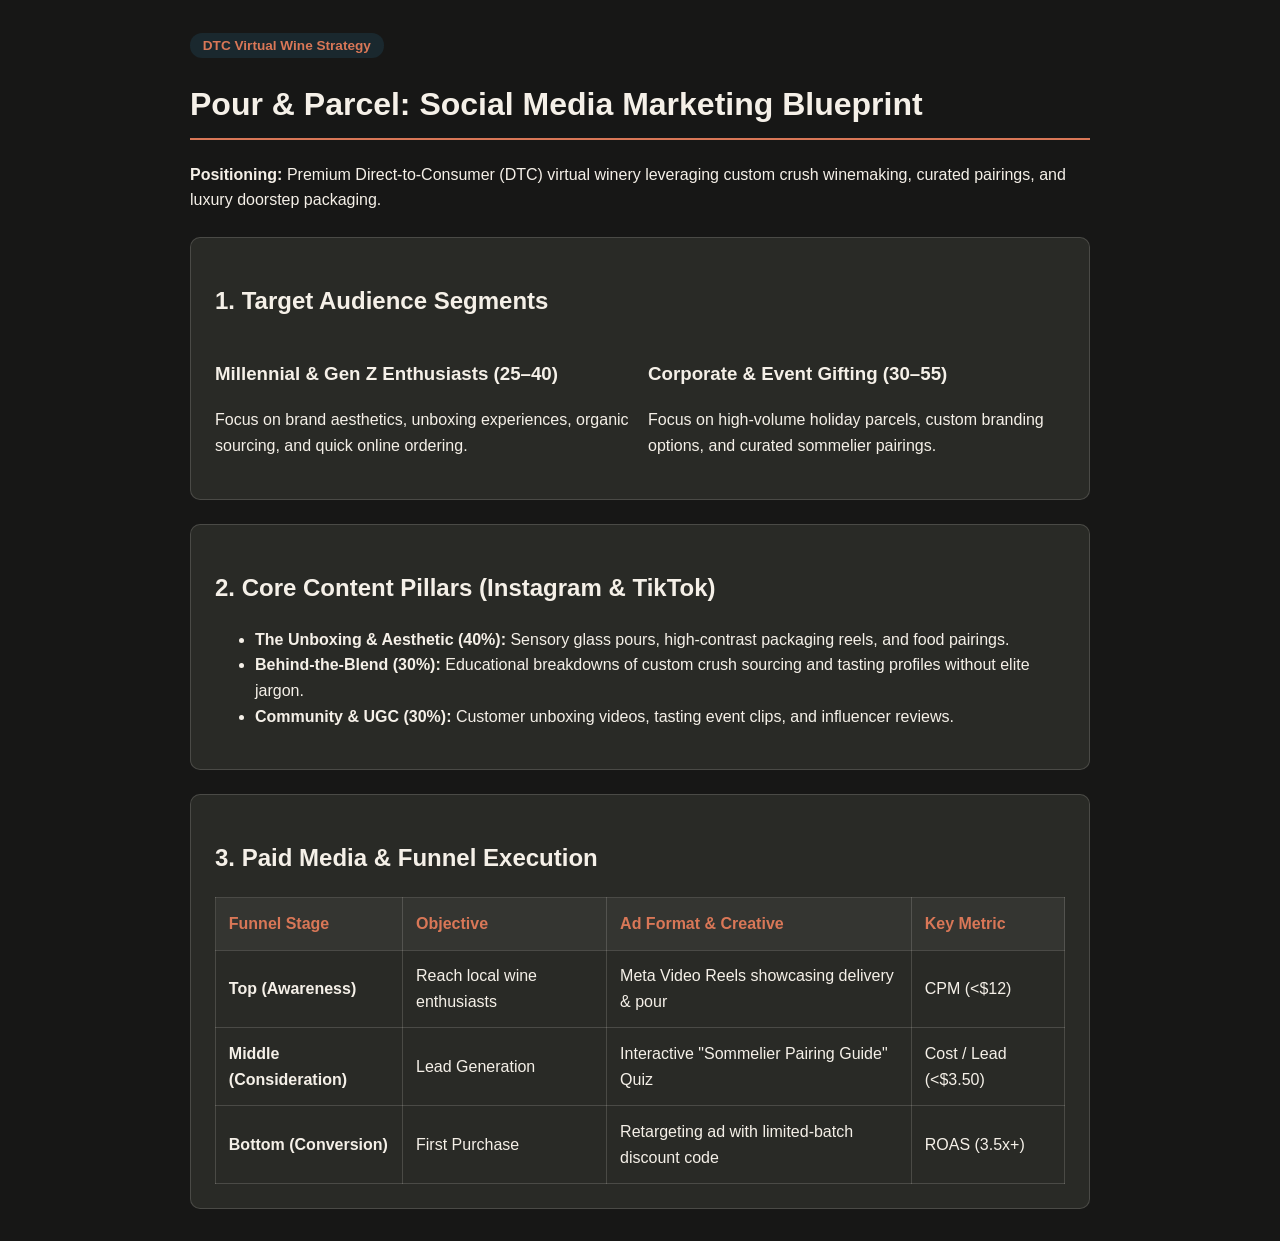
<file: assets/pour-and-parcel-blueprint.html>
<!DOCTYPE html>
<html lang="en">
<head>
    <meta charset="UTF-8">
    <meta name="viewport" content="width=device-width, initial-scale=1.0">
    <title>Pour &amp; Parcel | Social Media Marketing Blueprint</title>
    <style>
        :root {
            --bg-color: #171716;
            --card-bg: #292a26;
            --accent: #d97757;
            --text-main: #f5f0e8;
            --text-muted: #c1b9aa;
            --border: rgba(245, 240, 232, 0.16);
        }
        body { font-family: 'Segoe UI', Tahoma, Geneva, Verdana, sans-serif; background-color: var(--bg-color); color: var(--text-main); margin: 0; padding: 2rem; line-height: 1.6; }
        .container { max-width: 900px; margin: 0 auto; }
        h1, h2, h3 { color: var(--text-main); }
        h1 { border-bottom: 2px solid var(--accent); padding-bottom: 0.5rem; }
        .badge { background: rgba(56, 189, 248, 0.1); color: var(--accent); padding: 0.3rem 0.8rem; border-radius: 12px; font-size: 0.85rem; font-weight: 600; }
        .card { background: var(--card-bg); border: 1px solid var(--border); border-radius: 10px; padding: 1.5rem; margin-top: 1.5rem; }
        .grid { display: grid; grid-template-columns: repeat(auto-fit, minmax(250px, 1fr)); gap: 1rem; margin-top: 1rem; }
        table { width: 100%; border-collapse: collapse; margin-top: 1rem; }
        th, td { padding: 0.8rem; border: 1px solid var(--border); text-align: left; }
        th { background-color: rgba(255, 255, 255, 0.05); color: var(--accent); }
    </style>
</head>
<body>
    <div class="container">
        <span class="badge">DTC Virtual Wine Strategy</span>
        <h1>Pour &amp; Parcel: Social Media Marketing Blueprint</h1>
        <p><strong>Positioning:</strong> Premium Direct-to-Consumer (DTC) virtual winery leveraging custom crush winemaking, curated pairings, and luxury doorstep packaging.</p>

        <div class="card">
            <h2>1. Target Audience Segments</h2>
            <div class="grid">
                <div>
                    <h3>Millennial &amp; Gen Z Enthusiasts (25–40)</h3>
                    <p>Focus on brand aesthetics, unboxing experiences, organic sourcing, and quick online ordering.</p>
                </div>
                <div>
                    <h3>Corporate &amp; Event Gifting (30–55)</h3>
                    <p>Focus on high-volume holiday parcels, custom branding options, and curated sommelier pairings.</p>
                </div>
            </div>
        </div>

        <div class="card">
            <h2>2. Core Content Pillars (Instagram &amp; TikTok)</h2>
            <ul>
                <li><strong>The Unboxing &amp; Aesthetic (40%):</strong> Sensory glass pours, high-contrast packaging reels, and food pairings.</li>
                <li><strong>Behind-the-Blend (30%):</strong> Educational breakdowns of custom crush sourcing and tasting profiles without elite jargon.</li>
                <li><strong>Community &amp; UGC (30%):</strong> Customer unboxing videos, tasting event clips, and influencer reviews.</li>
            </ul>
        </div>

        <div class="card">
            <h2>3. Paid Media &amp; Funnel Execution</h2>
            <table>
                <thead>
                    <tr>
                        <th>Funnel Stage</th>
                        <th>Objective</th>
                        <th>Ad Format &amp; Creative</th>
                        <th>Key Metric</th>
                    </tr>
                </thead>
                <tbody>
                    <tr>
                        <td><strong>Top (Awareness)</strong></td>
                        <td>Reach local wine enthusiasts</td>
                        <td>Meta Video Reels showcasing delivery &amp; pour</td>
                        <td>CPM (&lt;$12)</td>
                    </tr>
                    <tr>
                        <td><strong>Middle (Consideration)</strong></td>
                        <td>Lead Generation</td>
                        <td>Interactive "Sommelier Pairing Guide" Quiz</td>
                        <td>Cost / Lead (&lt;$3.50)</td>
                    </tr>
                    <tr>
                        <td><strong>Bottom (Conversion)</strong></td>
                        <td>First Purchase</td>
                        <td>Retargeting ad with limited-batch discount code</td>
                        <td>ROAS (3.5x+)</td>
                    </tr>
                </tbody>
            </table>
        </div>
    </div>
</body>
</html>
</file>
<file: style.css>
:root {
	--card-bg: #172033;
	--text-primary: #f8fafc;
	--text-secondary: #cbd5e1;
	--accent: #38bdf8;
}

html {
	scroll-behavior: smooth;
}

section[id],
header[id],
footer[id] {
	scroll-margin-top: 80px;
}

/* Enhanced Modal Styling for PDFs */
.modal-content {
	background: var(--card-bg);
	margin: 3% auto;
	padding: 2.5rem;
	border-radius: 12px;
	max-width: 900px;
	width: 90%;
	color: var(--text-primary);
	position: relative;
	max-height: 90vh;
	overflow-y: auto;
}

.modal-header-actions {
	display: flex;
	justify-content: space-between;
	align-items: center;
	gap: 1rem;
	margin-top: 1rem;
	flex-wrap: wrap;
}

.subtitle {
	color: var(--text-secondary);
	font-size: 0.95rem;
}

.modal-divider {
	border: 0;
	height: 1px;
	background: rgba(255, 255, 255, 0.1);
	margin: 1.5rem 0;
}

.pdf-viewer-container {
	width: 100%;
	border-radius: 8px;
	overflow: hidden;
	background: #0f172a;
	border: 1px solid rgba(255, 255, 255, 0.05);
}

.pdf-fallback {
	padding: 3rem;
	text-align: center;
	color: var(--text-secondary);
}

/* Interactive Case Study Cards */
.portfolio-grid {
	display: grid;
	grid-template-columns: repeat(auto-fit, minmax(320px, 1fr));
	gap: 2.5rem;
	perspective: 1000px;
}

.card {
	background: var(--card-bg);
	border-radius: 14px;
	padding: 2.2rem;
	display: flex;
	flex-direction: column;
	justify-content: space-between;
	border: 1px solid rgba(255, 255, 255, 0.08);
	position: relative;
	overflow: hidden;
	z-index: 1;
	transition: transform 0.4s cubic-bezier(0.16, 1, 0.3, 1),
				border-color 0.4s ease,
				box-shadow 0.4s ease;
	will-change: transform, box-shadow;
}

.card::before {
	content: '';
	position: absolute;
	top: 0;
	left: 0;
	width: 100%;
	height: 100%;
	background: radial-gradient(
		500px circle at var(--mouse-x, 50%) var(--mouse-y, 50%),
		rgba(56, 189, 248, 0.15),
		transparent 60%
	);
	z-index: -1;
	opacity: 0;
	transition: opacity 0.3s ease;
	pointer-events: none;
}

.card:hover {
	transform: translateY(-8px) scale(1.015);
	border-color: rgba(56, 189, 248, 0.4);
	box-shadow: 0 20px 40px -15px rgba(0, 0, 0, 0.5),
				0 0 20px 0 rgba(56, 189, 248, 0.15);
}

.card:hover::before {
	opacity: 1;
}

.category {
	font-size: 0.75rem;
	color: var(--accent);
	text-transform: uppercase;
	font-weight: 700;
	letter-spacing: 1px;
}

.card h3 {
	font-size: 1.45rem;
	margin: 0.6rem 0 1rem;
	color: var(--text-primary);
	transition: color 0.3s ease;
}

.card:hover h3 {
	color: var(--accent);
}

.card-body p {
	color: var(--text-secondary);
	font-size: 0.95rem;
	margin-bottom: 1.8rem;
	line-height: 1.6;
}

.tags {
	display: flex;
	gap: 0.6rem;
	flex-wrap: wrap;
	margin-bottom: 1.5rem;
}

.tags span {
	background: rgba(255, 255, 255, 0.04);
	border: 1px solid rgba(255, 255, 255, 0.08);
	padding: 0.3rem 0.75rem;
	border-radius: 20px;
	font-size: 0.78rem;
	color: var(--text-secondary);
	transition: all 0.3s ease;
}

.card:hover .tags span {
	background: rgba(56, 189, 248, 0.1);
	color: var(--text-primary);
	border-color: rgba(56, 189, 248, 0.2);
}

.link-btn {
	color: var(--accent);
	text-decoration: none;
	font-weight: 600;
	display: inline-flex;
	align-items: center;
	gap: 0.4rem;
	transition: gap 0.3s ease, color 0.3s ease;
}

.card:hover .link-btn {
	gap: 0.8rem;
	color: #38bdf8;
}

/* Hero artwork and page motion */
.hero-copy,
.profile-card,
.section,
.cta {
	animation: reveal-up 0.8s ease both;
}

.profile-card {
	overflow: hidden;
}

.profile-art {
	position: absolute;
	inset: 0;
	height: 220px;
	background:
		radial-gradient(circle at 50% 45%, rgba(124, 156, 255, 0.26), transparent 28%),
		linear-gradient(135deg, rgba(124, 156, 255, 0.12), rgba(17, 27, 45, 0.1));
	border-bottom: 1px solid rgba(148, 163, 184, 0.16);
	overflow: hidden;
}

.profile-art::before,
.profile-art::after {
	content: '';
	position: absolute;
	width: 260px;
	height: 1px;
	background: linear-gradient(90deg, transparent, rgba(125, 211, 252, 0.65), transparent);
	left: 50%;
	top: 50%;
	transform: translate(-50%, -50%) rotate(32deg);
	animation: art-scan 5s ease-in-out infinite;
}

.profile-art::after {
	transform: translate(-50%, -50%) rotate(-32deg);
	animation-delay: -2.5s;
}

.art-orbit {
	position: absolute;
	left: 50%;
	top: 50%;
	border: 1px solid rgba(125, 211, 252, 0.45);
	border-radius: 50%;
	transform: translate(-50%, -50%);
}

.art-orbit-one {
	width: 150px;
	height: 150px;
	animation: orbit-spin 14s linear infinite;
}

.art-orbit-two {
	width: 210px;
	height: 74px;
	border-color: rgba(196, 181, 253, 0.5);
	transform: translate(-50%, -50%) rotate(42deg);
	animation: orbit-spin-reverse 11s linear infinite;
}

.art-core {
	position: absolute;
	left: 50%;
	top: 50%;
	width: 66px;
	height: 66px;
	display: grid;
	place-items: center;
	transform: translate(-50%, -50%);
	border: 1px solid rgba(255, 255, 255, 0.65);
	border-radius: 50%;
	background: #111b2d;
	box-shadow: 0 0 0 8px rgba(124, 156, 255, 0.08), 0 0 28px rgba(125, 211, 252, 0.4);
	color: white;
	font-size: 0.78rem;
	font-weight: 700;
	letter-spacing: 0.12em;
}

.art-label {
	position: absolute;
	color: rgba(226, 232, 240, 0.72);
	font-size: 0.58rem;
	font-weight: 700;
	letter-spacing: 0.16em;
}

.art-label-top { top: 24px; left: 50%; transform: translateX(-50%); }
.art-label-right { right: 22px; top: 50%; transform: translateY(-50%); }
.art-label-bottom { bottom: 20px; left: 50%; transform: translateX(-50%); }

.profile-card > .avatar {
	position: relative;
	margin-top: 174px;
}

.project,
.service-card,
.result-card,
.testimonial,
.cert-card,
.about-panel {
	transition: transform 0.35s ease, border-color 0.35s ease, box-shadow 0.35s ease;
}

.project:hover,
.service-card:hover,
.result-card:hover,
.testimonial:hover,
.cert-card:hover,
.about-panel:hover {
	transform: translateY(-6px);
	border-color: rgba(124, 156, 255, 0.48);
	box-shadow: 0 18px 36px rgba(3, 7, 18, 0.28);
}

@keyframes reveal-up {
	from { opacity: 0; transform: translateY(18px); }
	to { opacity: 1; transform: translateY(0); }
}

@keyframes orbit-spin {
	from { transform: translate(-50%, -50%) rotate(0deg); }
	to { transform: translate(-50%, -50%) rotate(360deg); }
}

@keyframes orbit-spin-reverse {
	from { transform: translate(-50%, -50%) rotate(42deg); }
	to { transform: translate(-50%, -50%) rotate(-318deg); }
}

@keyframes art-scan {
	0%, 100% { opacity: 0.2; }
	50% { opacity: 0.9; }
}

@media (prefers-reduced-motion: reduce) {
	*,
	*::before,
	*::after {
		animation-duration: 0.01ms !important;
		animation-iteration-count: 1 !important;
		scroll-behavior: auto !important;
		transition-duration: 0.01ms !important;
	}
}
</file>
